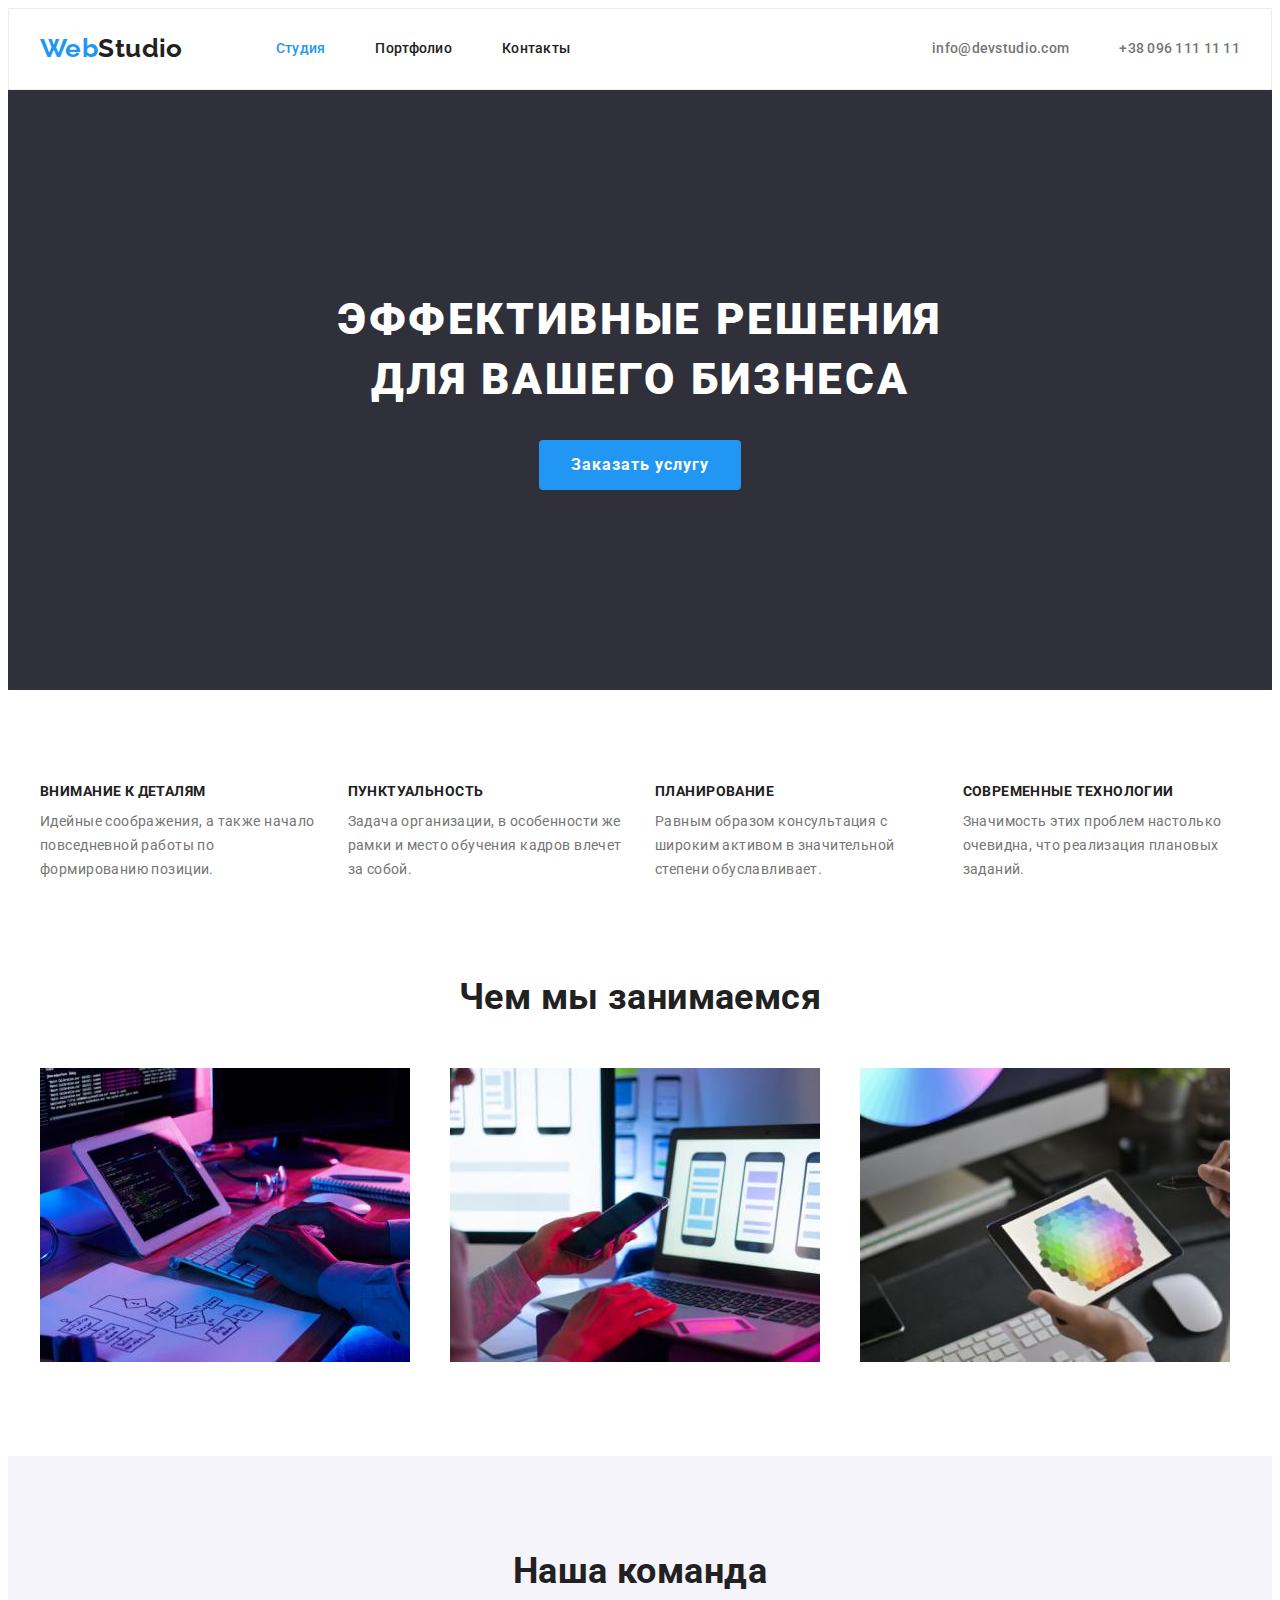
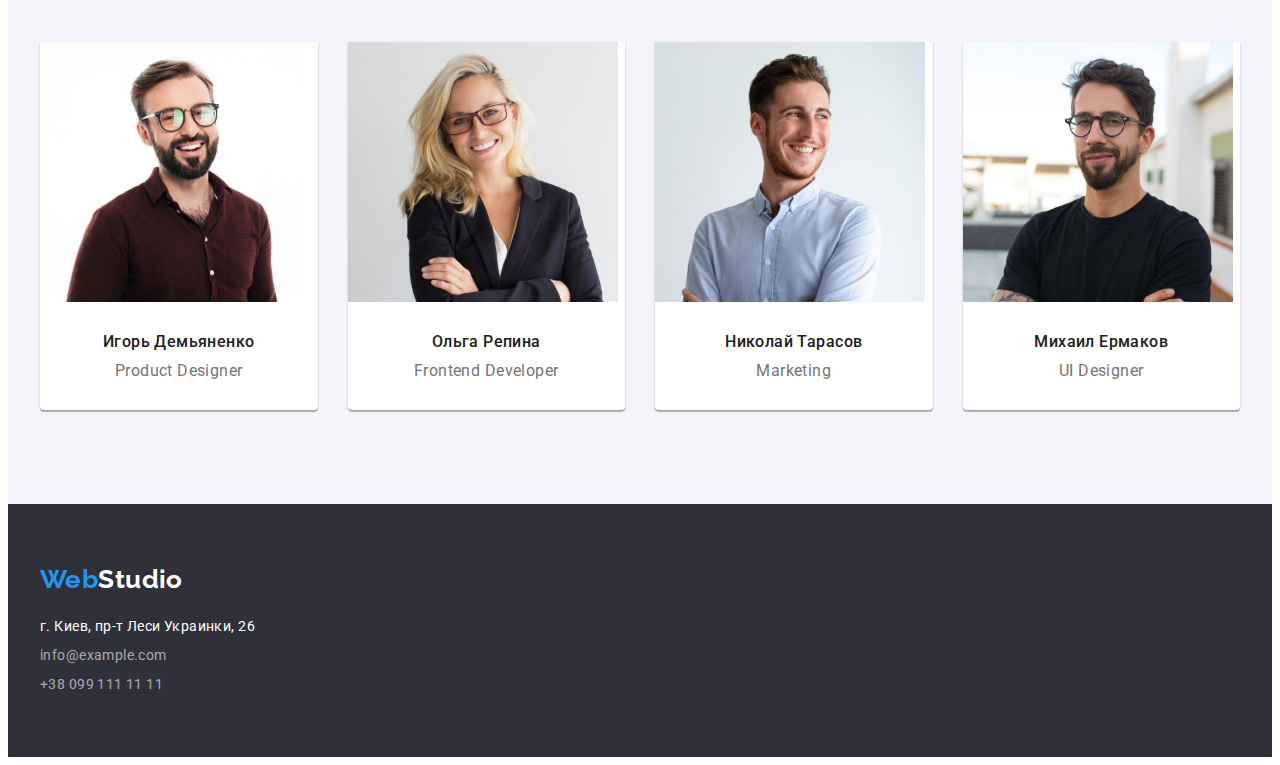
<file: index.html>
<!DOCTYPE html>
<html lang="ru">

<head>
    <meta charset="UTF-8">
    <meta http-equiv="X-UA-Compatible" content="IE=edge">
    <meta name="viewport" content="width=device-width, initial-scale=1.0">
    <title>Web Studio</title>
    <link rel="preconnect" href="https://fonts.googleapis.com">
    <link rel="preconnect" href="https://fonts.gstatic.com" crossorigin>
    <link
        href="https://fonts.googleapis.com/css2?family=Raleway:wght@700&family=Roboto:wght@400;500;700;900&display=swap"
        rel="stylesheet">
    <link rel="stylesheet" href="https://cdnjs.cloudflare.com/ajax/libs/modern-normalize/1.1.0/modern-normalize.min.css"
        integrity="sha512-wpPYUAdjBVSE4KJnH1VR1HeZfpl1ub8YT/NKx4PuQ5NmX2tKuGu6U/JRp5y+Y8XG2tV+wKQpNHVUX03MfMFn9Q=="
        crossorigin="anonymous" referrerpolicy="no-referrer" />
    <link rel="stylesheet" href="./css/styles.css" />
</head>

<body>
    <!-- Шапка сайта -->
    <header class="header">
        <div class="container header-container">
            <nav class="header-navigation">
                <a class="logo-top" href="./index.html">
                    <span class="logo-web">Web</span>Studio</a>
                <ul class="site-nav list">
                    <li class="header-item">
                        <a class="header-link link current" href="./index.html">Студия</a>
                    </li>
                    <li class="header-item">
                        <a class="header-link link" href="./portfolio.html">Портфолио</a>
                    </li>
                    <li class="header-item">
                        <a class="header-link link" href="">Контакты</a>
                    </li>
                </ul>
            </nav>
            <ul class="contacts list">
                <li class="contacts-item">
                    <a class="header-link link" href="mailto:info@devstudio.com">info@devstudio.com</a>
                </li>
                <li class="contacts-item">
                    <a class="header-link link" href="tel:+380961111111">+38 096 111 11 11</a>
                </li>
            </ul>
        </div>
    </header>
    <main>
        <!-- Герой -->
        <section class="hero">
            <h1 class="hero-title">Эффективные решения для вашего бизнеса</h1>
            <button class="button" type="button">Заказать услугу</button>
        </section>
        <!-- Особенности -->
        <section class="features">
            <div class="container">
                <h2 class="visually-hidden">Особенности</h2>
                <ul class="features-list list">
                    <li class="features-item">
                        <h3 class="features-subtitle">Внимание к деталям</h3>
                        <p>Идейные соображения, а также начало повседневной работы по формированию позиции.</p>
                    </li>
                    <li class="features-item">
                        <h3 class="features-subtitle">Пунктуальность</h3>
                        <p>Задача организации, в особенности же рамки и место обучения кадров влечет за собой.</p>
                    </li>
                    <li class="features-item">
                        <h3 class="features-subtitle">Планирование</h3>
                        <p>Равным образом консультация с широким активом в значительной степени обуславливает.</p>
                    </li>
                    <li class="features-item">
                        <h3 class="features-subtitle">Современные технологии</h3>
                        <p>Значимость этих проблем настолько очевидна, что реализация плановых заданий.</p>
                    </li>
                </ul>
            </div>
        </section>
        <!-- Чем мы занимаемся -->
        <section class="whatwedo">
            <div class="container">
                <h2 class="whatwedo-title">Чем мы занимаемся</h2>
                <ul class="whatwedo-list list">
                    <li class="whatwedo-item">
                        <img src="./images/img-01.jpg" alt="Верстальщик делает разметку страницы" width="370"
                            height="294">
                    </li>
                    <li class="whatwedo-item">
                        <img src="./images/img-02.jpg" alt="Дизайнер делает прототипирование мобильного интерфейса"
                            width="370" height="294">
                    </li>
                    <li class="whatwedo-item">
                        <img src="./images/img-03.jpg" alt="Дизайнер работает с цветовой палитрой" width="370"
                            height="294">
                    </li>
                </ul>
            </div>
        </section>
        <!-- Наша команда -->
        <section class="team">
            <div class="container">
                <h2 class="team-title">Наша команда</h2>
                <ul class="team-list list">
                    <li class="team-item">
                        <img src="./images/img-product-designer.jpg" alt="Дизайнер улыбается" width="270" height="260">
                        <div class="team-content">
                            <h3 class="team-subtitle">Игорь Демьяненко</h3>
                            <p class="team-position" lang="en">Product Designer</p>
                        </div>
                    </li>
                    <li class="team-item">
                        <img src="./images/img-frontend-developer.jpg" alt="Разработчик улыбается" width="270"
                            height="260">
                        <div class="team-content">
                            <h3 class="team-subtitle">Ольга Репина</h3>
                            <p class="team-position" lang="en">Frontend Developer</p>
                        </div>
                    </li>
                    <li class="team-item">
                        <img src="./images/img-marketing.jpg" alt="Маркетолог улыбается" width="270" height="260">
                        <div class="team-content">
                            <h3 class="team-subtitle">Николай Тарасов</h3>
                            <p class="team-position" lang="en">Marketing</p>
                        </div>
                    </li>
                    <li class="team-item">
                        <img src="./images/img-ui-designer.jpg" alt="Дизайнер улыбается" width="270" height="260">
                        <div class="team-content">
                            <h3 class="team-subtitle">Михаил Ермаков</h3>
                            <p class="team-position" lang="en">UI Designer</p>
                        </div>
                    </li>
                </ul>
            </div>
        </section>
    </main>
    <!-- Футер -->
    <footer class="footer">
        <div class="container">
            <a class="logo-bottom" href="./index.html"><span class="logo-web">Web</span>Studio</a>
            <address>
                <ul class="footer-list list">
                    <li class="footer-item">
                        <a class="footer-link address-link link" href="https://goo.gl/maps/pcFervWkmZ56ZMeA6"
                            target="_blank" rel="noopener noreferrer">г. Киев,
                            пр-т Леси Украинки, 26</a>
                    </li>
                    <li class="footer-item">
                        <a class="footer-link link" href="mailto:info@example.com">info@example.com</a>
                    </li>
                    <li class="footer-item">
                        <a class="footer-link link" href="tel:+380991111111">+38 099 111 11 11</a>
                    </li>
                </ul>
            </address>
        </div>
    </footer>
</body>

</html>
</file>
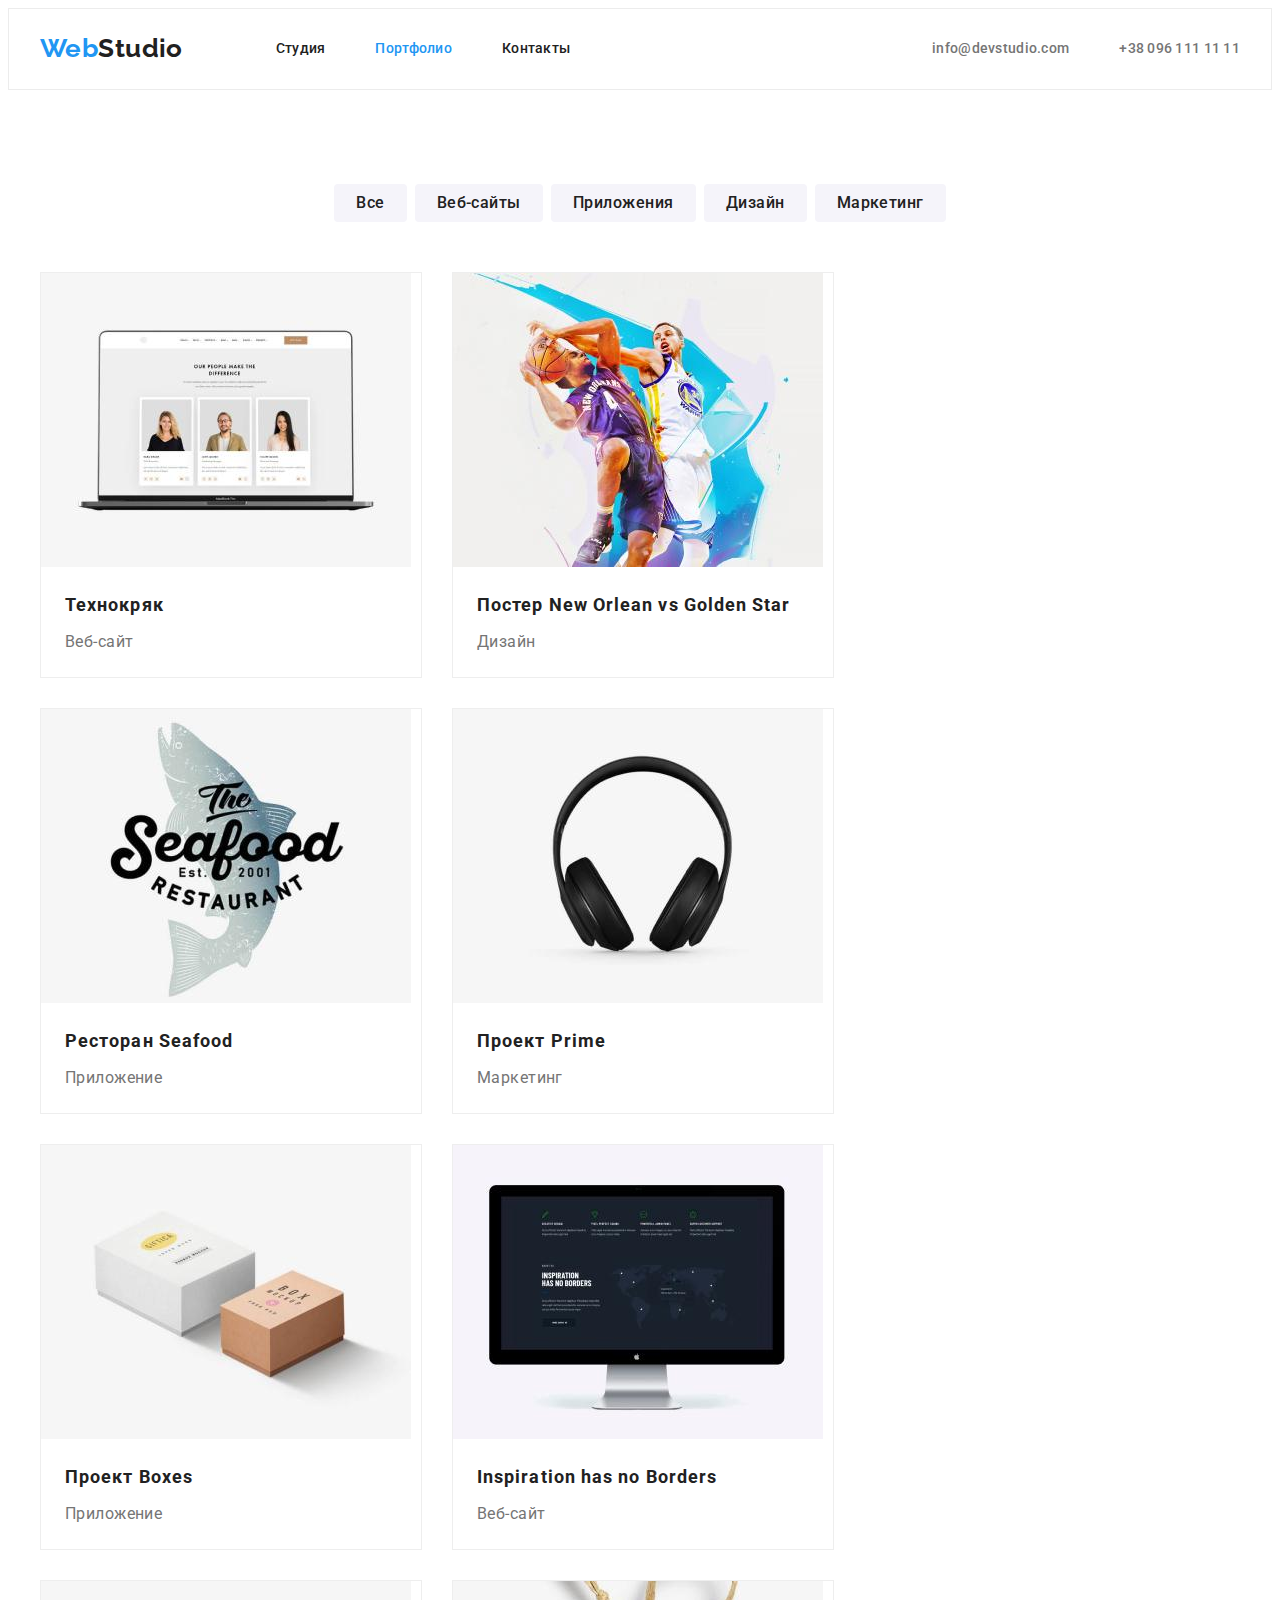
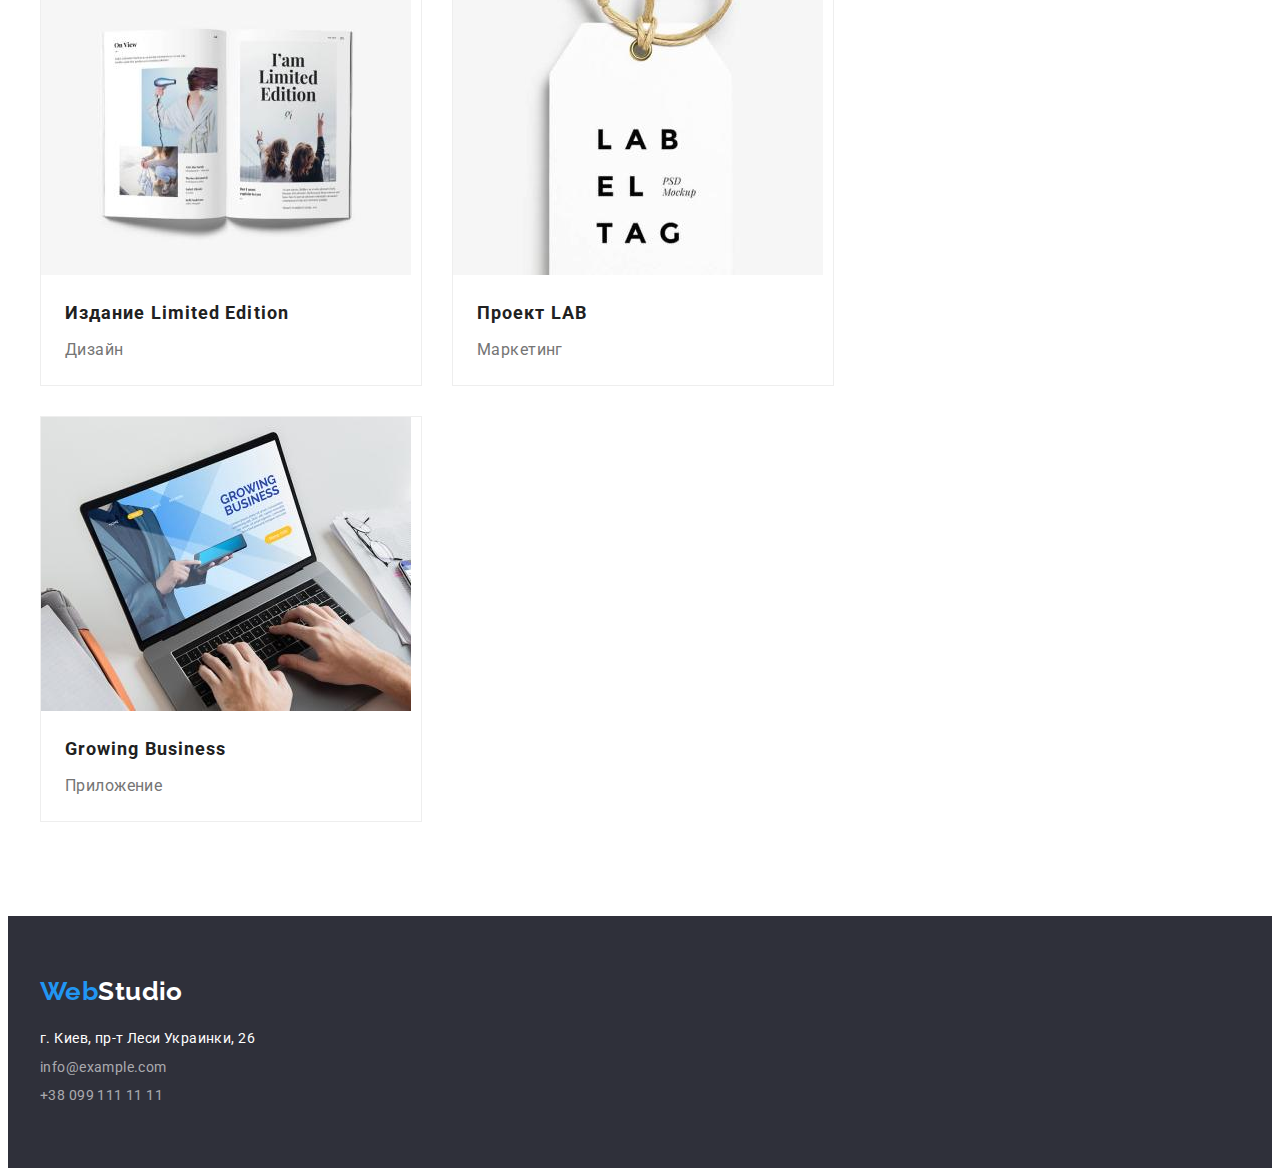
<file: portfolio.html>
<!DOCTYPE html>
<html lang="ru">

<head>
    <meta charset="UTF-8">
    <meta http-equiv="X-UA-Compatible" content="IE=edge">
    <meta name="viewport" content="width=device-width, initial-scale=1.0">
    <title>Web Studio</title>
    <link rel="preconnect" href="https://fonts.googleapis.com">
    <link rel="preconnect" href="https://fonts.gstatic.com" crossorigin>
    <link
        href="https://fonts.googleapis.com/css2?family=Raleway:wght@700&family=Roboto:wght@400;500;700;900&display=swap"
        rel="stylesheet">
    <link rel="stylesheet" href="https://cdnjs.cloudflare.com/ajax/libs/modern-normalize/1.1.0/modern-normalize.min.css"
        integrity="sha512-wpPYUAdjBVSE4KJnH1VR1HeZfpl1ub8YT/NKx4PuQ5NmX2tKuGu6U/JRp5y+Y8XG2tV+wKQpNHVUX03MfMFn9Q=="
        crossorigin="anonymous" referrerpolicy="no-referrer" />
    <link rel="stylesheet" href="./css/styles.css" />
</head>

<body>
    <!-- Шапка сайта -->
    <header class="header">
        <div class="container header-container">
            <nav class="header-navigation">
                <a class="logo-top" href="./index.html">
                    <span class="logo-web">Web</span>Studio</a>
                <ul class="site-nav list">
                    <li class="header-item">
                        <a class="header-link link" href="./index.html">Студия</a>
                    </li>
                    <li class="header-item">
                        <a class="header-link link  current" href="./portfolio.html">Портфолио</a>
                    </li>
                    <li class="header-item">
                        <a class="header-link link" href="">Контакты</a>
                    </li>
                </ul>
            </nav>
            <ul class="contacts list">
                <li class="contacts-item">
                    <a class="header-link link" href="mailto:info@devstudio.com">info@devstudio.com</a>
                </li>
                <li class="contacts-item">
                    <a class="header-link link" href="tel:+380961111111">+38 096 111 11 11</a>
                </li>
            </ul>
        </div>
    </header>
    <main>
        <div class="container work-container">
            <h1 class="visually-hidden">Примеры работ</h1>
            <ul class="category-list list">
                <li class="category-item">
                    <button class="radio-button" type="button">Все</button>
                </li>
                <li class="category-item">
                    <button class="radio-button" type="button">Веб-сайты</button>
                </li>
                <li class="category-item">
                    <button class="radio-button" type="button">Приложения</button>
                </li>
                <li class="category-item">
                    <button class="radio-button" type="button">Дизайн</button>
                </li>
                <li class="category-item">
                    <button class="radio-button" type="button">Маркетинг</button>
                </li>
            </ul>
            <ul class="work-list list">
                <li class="work-item">
                    <a class="link" href=""><img src="./images/product1.jpg" alt="Веб-сайт" width="370" height="294">
                        <div class="work-content">
                            <h2 class="work-title">Технокряк</h2>
                            <p class="work-text">Веб-сайт</p>
                        </div>
                    </a>
                </li>
                <li class="work-item">
                    <a class="link" href=""><img src="./images/product2.jpg" alt="Дизайн" width="370" height="294">
                        <div class="work-content">
                            <h2 class="work-title">Постер New Orlean vs Golden Star</h2>
                            <p class="work-text">Дизайн</p>
                        </div>
                    </a>
                </li>
                <li class="work-item">
                    <a class="link" href=""><img src="./images/product3.jpg" alt="Приложение" width="370" height="294">
                        <div class="work-content">
                            <h2 class="work-title">Ресторан Seafood</h2>
                            <p class="work-text">Приложение</p>
                        </div>
                    </a>
                </li>
                <li class="work-item">
                    <a class="link" href=""><img src="./images/product4.jpg" alt="Маркетинг" width="370" height="294">
                        <div class="work-content">
                            <h2 class="work-title">Проект Prime</h2>
                            <p class="work-text">Маркетинг</p>
                        </div>
                    </a>
                </li>
                <li class="work-item">
                    <a class="link" href=""><img src="./images/product5.jpg" alt="Приложение" width="370" height="294">
                        <div class="work-content">
                            <h2 class="work-title">Проект Boxes</h2>
                            <p class="work-text">Приложение</p>
                        </div>
                    </a>
                </li>
                <li class="work-item">
                    <a class="link" href=""><img src="./images/product6.jpg" alt="Веб-сайт" width="370" height="294">
                        <div class="work-content">
                            <h2 class="work-title">Inspiration has no Borders</h2>
                            <p class="work-text">Веб-сайт</p>
                        </div>
                    </a>
                </li>
                <li class="work-item">
                    <a class="link" href=""><img src="./images/product7.jpg" alt="Дизайн" width="370" height="294">
                        <div class="work-content">
                            <h2 class="work-title">Издание Limited Edition</h2>
                            <p class="work-text">Дизайн</p>
                        </div>
                    </a>
                </li>
                <li class="work-item">
                    <a class="link" href=""><img src="./images/product8.jpg" alt="Маркетинг" width="370" height="294">
                        <div class="work-content">
                            <h2 class="work-title">Проект LAB</h2>
                            <p class="work-text">Маркетинг</p>
                        </div>
                    </a>
                </li>
                <li class="work-item">
                    <a class="link" href=""><img src="./images/product9.jpg" alt="Приложение" width="370" height="294">
                        <div class="work-content">
                            <h2 class="work-title">Growing Business</h2>
                            <p class="work-text">Приложение</p>
                        </div>
                    </a>
                </li>
            </ul>
        </div>
    </main>
    <!-- Футер -->
    <footer class="footer">
        <div class="container">
            <a class="logo-bottom" href="./index.html"><span class="logo-web">Web</span>Studio</a>
            <address>
                <ul class="footer-list list">
                    <li class="footer-item">
                        <a class="footer-link address-link link" href="https://goo.gl/maps/pcFervWkmZ56ZMeA6"
                            target="_blank" rel="noopener noreferrer">г. Киев,
                            пр-т Леси Украинки, 26</a>
                    </li>
                    <li class="footer-item">
                        <a class="footer-link link" href="mailto:info@example.com">info@example.com</a>
                    </li>
                    <li class="footer-item">
                        <a class="footer-link link" href="tel:+380991111111">+38 099 111 11 11</a>
                    </li>
                </ul>
            </address>
        </div>
    </footer>
</body>

</html>
</file>
<file: css/styles.css>
:root {
  --primary-text-color: #757575;
  --title-text-color: #212121;
  --accent-color: #2196f3;
  --primary-white-color: #ffffff;
  --radio-button-color: #f5f4fa;
  --card-border-color: #eeeeee;
}

p,
h1,
h2,
h3,
h4,
h5,
h6 {
  margin: 0;
}

ul {
  margin: 0;
  padding-left: 0;
}

img {
  display: block;
  max-width: 100%;
  height: auto;
}

body {
  background-color: var(--primary-white-color);
  color: var(--primary-text-color);

  font-family: Roboto, sans-serif;
  font-size: 14px;
  line-height: 1.71;
  letter-spacing: 0.03em;
}

.visually-hidden {
  position: absolute;
  width: 1px;
  height: 1px;
  margin: -1px;
  padding: 0;
  overflow: hidden;
  border: 0;
  clip: rect(0 0 0 0);
}

.container {
  width: 1200px;
  margin: 0 auto;
  padding-left: 15px;
  padding-right: 15px;
}

.list {
  list-style: none;
}

.link {
  text-decoration: none;
}

/* INDEX.HTML */

/* HEADER */

.header {
  background-color: var(--primary-white-color);
  border: solid 1px #ececec;
}

.header-container {
  display: flex;
  align-items: center;
}

.header-navigation {
  display: flex;
  align-items: center;
}

/* ---Logo--- */

.logo-top {
  color: var(--title-text-color);
  font-family: Raleway, sans-serif;
  font-weight: 700;
  font-size: 26px;
  line-height: 1.2;
  text-decoration: none;

  padding-top: 24px;
  padding-bottom: 25px;
  margin-right: 93px;
}

.logo-web {
  color: var(--accent-color);
}

/* ---Site Nav--- */

.site-nav {
  display: flex;
}

.header-item:not(:last-child),
.contacts-item:not(:last-child) {
  margin-right: 50px;
}

.header-link {
  font-weight: 500;
  font-size: 14px;
  line-height: 1.14;
  letter-spacing: 0.02em;
  text-decoration: none;

  padding-top: 32px;
  padding-bottom: 32px;
}

.site-nav .header-link {
  color: var(--title-text-color);
}

.contacts {
  margin-left: auto;
  display: flex;
  align-items: center;
}

.contacts .header-link {
  color: var(--primary-text-color);
}

.site-nav .header-link.current {
  color: var(--accent-color);
}

.link:hover,
.link:focus {
  color: var(--accent-color);
}

/* ---Hero--- */

.hero {
  background-color: #2f303a;
  text-align: center;
  padding-top: 200px;
  padding-bottom: 200px;
}

.hero-title {
  font-weight: 900;
  font-size: 44px;
  line-height: 1.36;
  text-align: center;
  letter-spacing: 0.06em;
  text-transform: uppercase;
  color: var(--primary-white-color);

  max-width: 696px;
  margin: 0 auto;
  margin-bottom: 30px;
}

/* 200px * 50px */

.button {
  font-family: inherit;
  font-weight: 700;
  font-size: 16px;
  line-height: 1.87;
  padding: 10px 32px;
  /* align-items: center;
  text-align: center; */
  letter-spacing: 0.06em;
  color: var(--primary-white-color);
  background-color: var(--accent-color);
  border: 0px;
  border-radius: 4px;
  cursor: pointer;
}

.button:hover,
.button:focus {
  background-color: #188ce8;
}

.radio-button {
  font-weight: 500;
  font-size: 16px;
  line-height: 1.62;
  letter-spacing: 0.03em;
}

/* ---Features--- */

.features {
  padding-top: 94px;
  padding-bottom: 94px;
}

.features-list {
  display: flex;
  margin-right: -30px;
}

.features-item {
  flex-basis: calc(100% / 4 - 30px);
  margin-right: 30px;
}

.features-subtitle {
  font-size: 14px;
  line-height: 1.14;
  text-transform: uppercase;
  color: var(--title-text-color);

  margin-bottom: 10px;
}

/* ---Works--- */

.whatwedo {
  padding-bottom: 94px;
}

.whatwedo-title,
.team-title {
  font-size: 36px;
  line-height: 1.17;
  text-align: center;
  color: var(--title-text-color);

  margin-bottom: 50px;
}

.whatwedo-list {
  display: flex;
  flex-wrap: wrap;
  margin-right: -30px;
}

.whatwedo-item {
  flex-basis: calc(100% / 3 - 30px);
  margin-right: 30px;
}

/* ---Our team--- */

.team {
  background-color: #f5f4fa;

  padding-top: 94px;
  padding-bottom: 94px;
}

.team-title {
  margin-bottom: 50px;
}

.team-list {
  display: flex;
  flex-wrap: wrap;
  margin-right: -30px;
}

.team-item {
  flex-basis: calc(100% / 4 - 30px);
  background-color: var(--primary-white-color);
  box-shadow: 0px 1px 3px rgba(0, 0, 0, 0.12), 0px 1px 1px rgba(0, 0, 0, 0.14),
    0px 2px 1px rgba(0, 0, 0, 0.2);
  border-radius: 0px 0px 4px 4px;

  margin-right: 30px;
}

.team-content {
  padding-top: 30px;
  padding-bottom: 30px;
}

.team-subtitle {
  font-weight: 500;
  font-size: 16px;
  line-height: 1.19;
  text-align: center;
  color: var(--title-text-color);

  margin-bottom: 10px;
}

.team-position {
  font-size: 16px;
  line-height: 1.19;
  text-align: center;
}

/* ---Footer--- */

.footer {
  background-color: #2f303a;
  padding-top: 60px;
  padding-bottom: 60px;
}

.logo-bottom {
  display: block;
  color: var(--primary-white-color);
  font-family: Raleway, sans-serif;
  font-weight: 700;
  font-size: 26px;
  line-height: 1.19;
  text-decoration: none;

  margin-bottom: 20px;
}

.footer-item:not(:last-child) {
  margin-bottom: 5px;
}

.footer-link {
  font-style: normal;
  color: rgba(255, 255, 255, 0.6);
}

.address-link {
  color: var(--primary-white-color);
}

/* PORTFOLIO.HTML */

.work-container {
  padding-top: 94px;
  padding-bottom: 94px;
}

.category-list {
  display: flex;
  justify-content: center;
  margin-bottom: 50px;
}

.category-item:not(:last-child) {
  margin-right: 8px;
}

.radio-button {
  font-family: inherit;
  font-weight: 500;
  font-size: 16px;
  line-height: 1.62;
  padding: 6px 22px;
  text-align: center;
  letter-spacing: 0.03em;
  color: var(--title-text-color);
  background-color: var(--radio-button-color);
  border: 0px;
  border-radius: 4px;
  cursor: pointer;
}

.radio-button:hover,
.radio-button:focus {
  color: var(--primary-white-color);
  background-color: var(--accent-color);
  box-shadow: 0px 3px 1px rgba(0, 0, 0, 0.1), 0px 1px 2px rgba(0, 0, 0, 0.08),
    0px 2px 2px rgba(0, 0, 0, 0.12);
}

.work-list {
  display: flex;
  flex-wrap: wrap;
  margin-right: -30px;
  margin-bottom: -30px;
}

.work-item {
  flex-basis: calc(100% / 3 - 30px);
  margin-right: 30px;
  margin-bottom: 30px;
  border: 1px solid var(--card-border-color);
}

.work-content {
  padding: 20px 24px;
}

.work-title {
  font-weight: 700;
  font-size: 18px;
  line-height: 2;
  letter-spacing: 0.06em;
  color: var(--title-text-color);

  margin-bottom: 4px;
}

.work-text {
  font-size: 16px;
  line-height: 1.87;
  color: var(--primary-text-color);
}
</file>
